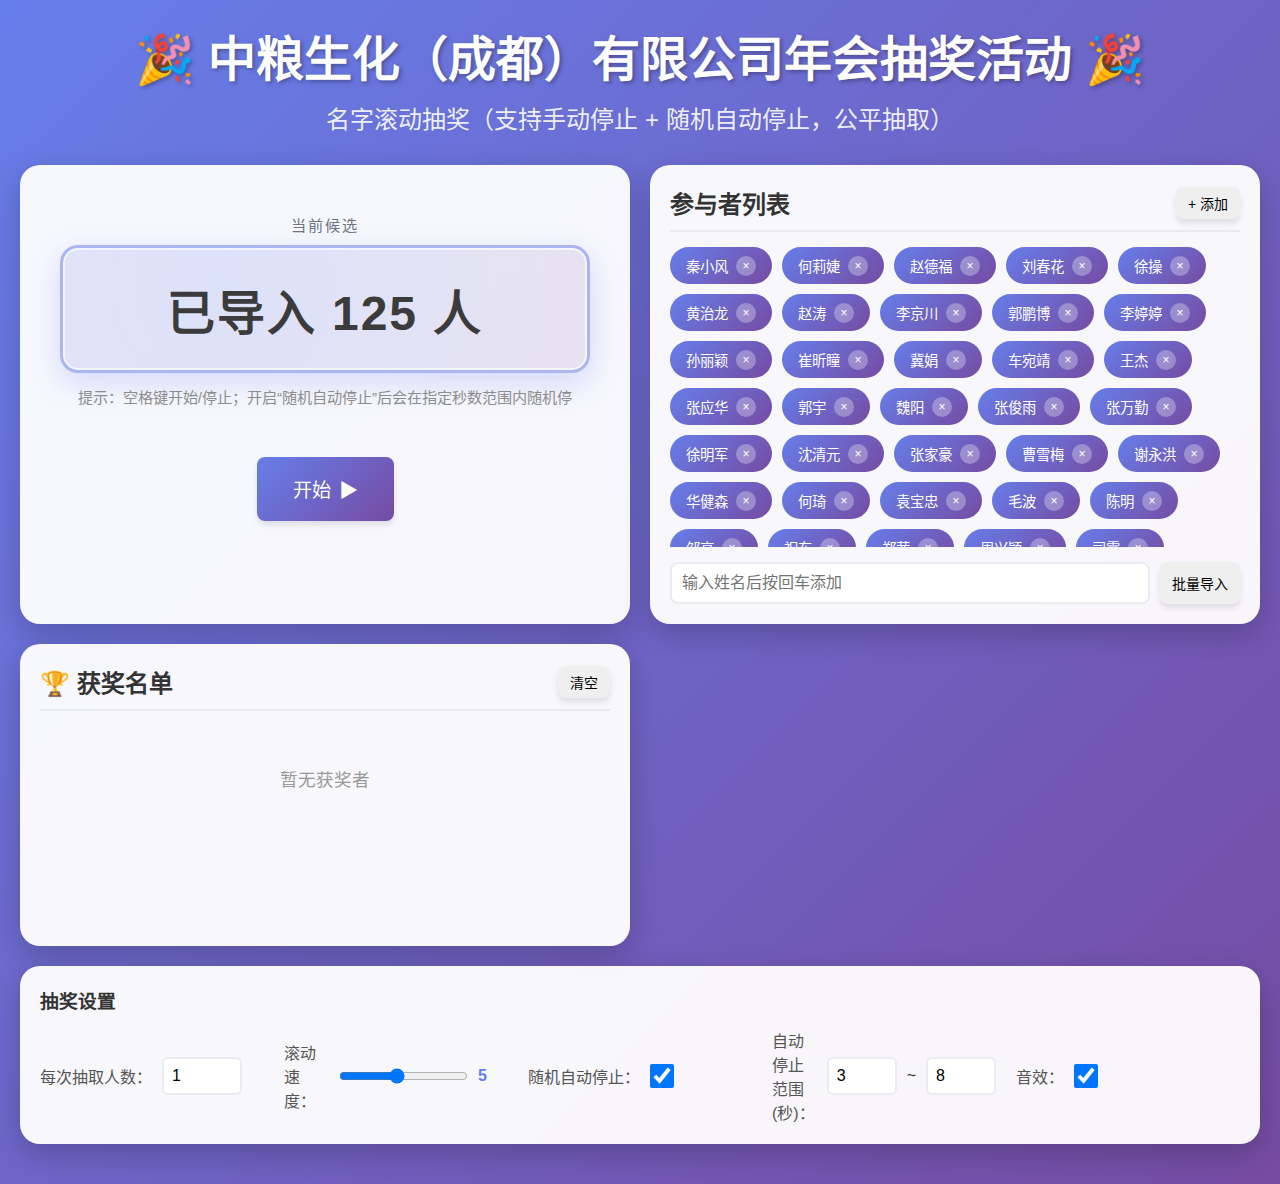
<file: index.html>
<!DOCTYPE html>
<html lang="zh-CN">
<head>
    <meta charset="UTF-8">
    <meta name="viewport" content="width=device-width, initial-scale=1.0">
    <title>中粮生化（成都）有限公司年会抽奖活动</title>
    <link rel="icon" href="data:,">
    <link rel="stylesheet" href="styles.css">
</head>
<body>
    <div class="container">
        <!-- 标题区域 -->
        <header class="header">
            <h1 class="title">🎉 中粮生化（成都）有限公司年会抽奖活动 🎉</h1>
            <div class="subtitle">名字滚动抽奖（支持手动停止 + 随机自动停止，公平抽取）</div>
        </header>

        <!-- 主抽奖区域 -->
        <main class="main-content">
            <!-- 抽奖区域：名字滚动 -->
            <div class="wheel-container">
                <div class="roller">
                    <div class="roller-label">当前候选</div>
                    <div id="rollingName" class="rolling-name">准备开始</div>
                    <div class="roller-hint">提示：空格键开始/停止；开启“随机自动停止”后会在指定秒数范围内随机停</div>
                </div>
                <div class="wheel-controls">
                    <button id="startBtn" class="btn btn-primary btn-large">
                        <span class="btn-text">开始</span>
                        <span class="btn-icon">▶</span>
                    </button>
                </div>
            </div>

            <!-- 参与者列表区域 -->
            <div class="participants-section">
                <div class="section-header">
                    <h2>参与者列表</h2>
                    <button id="addParticipantBtn" class="btn btn-small">+ 添加</button>
                </div>
                <div class="participants-list" id="participantsList">
                    <!-- 参与者将通过JS动态添加 -->
                </div>
                <div class="participants-input">
                    <input type="text" id="participantInput" placeholder="输入姓名后按回车添加">
                    <button id="importBtn" class="btn btn-small">批量导入</button>
                </div>
            </div>

            <!-- 获奖名单区域 -->
            <div class="winners-section">
                <div class="section-header">
                    <h2>🏆 获奖名单</h2>
                    <button id="clearWinnersBtn" class="btn btn-small">清空</button>
                </div>
                <div class="winners-list" id="winnersList">
                    <div class="empty-state">暂无获奖者</div>
                </div>
            </div>

            <!-- 抽奖设置区域 -->
            <div class="settings-section">
                <h3>抽奖设置</h3>
                <div class="settings-grid">
                    <div class="setting-item">
                        <label>每次抽取人数：</label>
                        <input type="number" id="drawCount" value="1" min="1" max="10">
                    </div>
                    <div class="setting-item">
                        <label>滚动速度：</label>
                        <input type="range" id="speedSlider" min="1" max="10" value="5">
                        <span id="speedValue">5</span>
                    </div>
                    <div class="setting-item">
                        <label>随机自动停止：</label>
                        <input type="checkbox" id="autoStopToggle" checked>
                    </div>
                    <div class="setting-item">
                        <label>自动停止范围(秒)：</label>
                        <input type="number" id="autoStopMinSec" value="3" min="1" max="60" style="width: 70px;">
                        <span>~</span>
                        <input type="number" id="autoStopMaxSec" value="8" min="1" max="60" style="width: 70px;">
                    </div>
                    <div class="setting-item">
                        <label>音效：</label>
                        <input type="checkbox" id="soundToggle" checked>
                    </div>
                </div>
            </div>
        </main>

        <!-- 获奖弹窗 -->
        <div id="winnerModal" class="modal">
            <div class="modal-content">
                <div class="modal-header">
                    <h2>🎊 恭喜获奖 🎊</h2>
                    <button class="modal-close" id="closeModal">&times;</button>
                </div>
                <div class="modal-body">
                    <div class="winner-display" id="winnerDisplay"></div>
                    <div class="confetti"></div>
                </div>
                <div class="modal-footer">
                    <button class="btn btn-primary" id="confirmBtn">确定</button>
                </div>
            </div>
        </div>

        <!-- 批量导入弹窗 -->
        <div id="importModal" class="modal">
            <div class="modal-content">
                <div class="modal-header">
                    <h2>批量导入参与者</h2>
                    <button class="modal-close" id="closeImportModal">&times;</button>
                </div>
                <div class="modal-body">
                    <textarea id="importTextarea" placeholder="每行输入一个姓名，例如：&#10;张三&#10;李四&#10;王五"></textarea>
                </div>
                <div class="modal-footer">
                    <button class="btn btn-primary" id="confirmImportBtn">确认导入</button>
                </div>
            </div>
        </div>
    </div>

    <script src="script.js"></script>
</body>
</html>
</file>
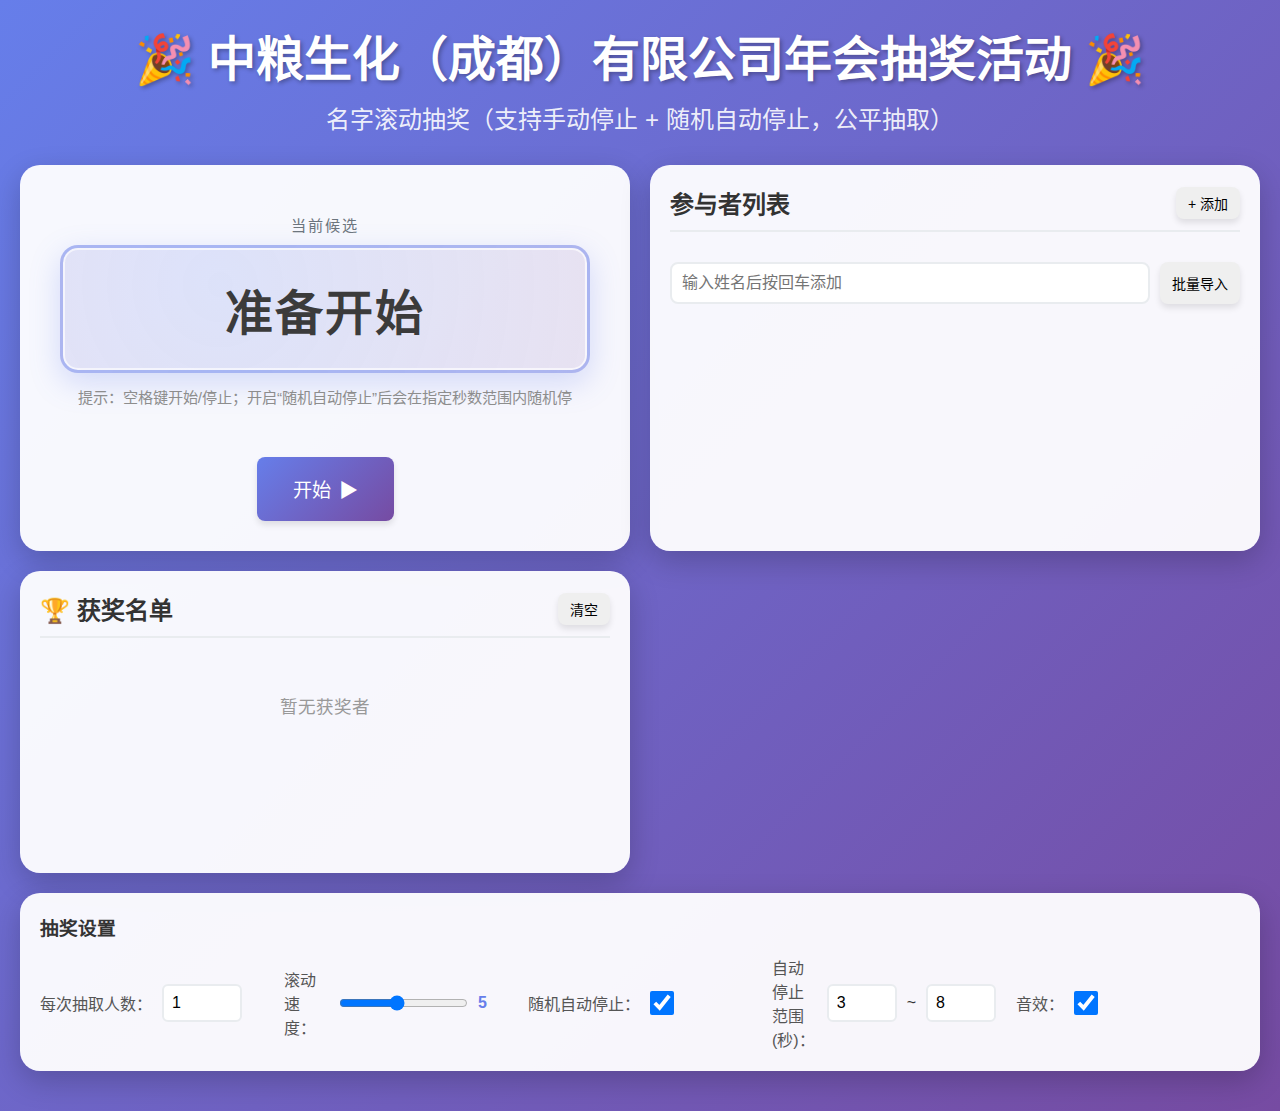
<file: standalone.html>
<!DOCTYPE html>
<html lang="zh-CN">
<head>
    <meta charset="UTF-8">
    <meta name="viewport" content="width=device-width, initial-scale=1.0">
    <title>中粮生化（成都）有限公司年会抽奖活动</title>
    <link rel="icon" href="data:,">
    <style>
* {
    margin: 0;
    padding: 0;
    box-sizing: border-box;
}

body {
    font-family: 'Microsoft YaHei', 'PingFang SC', 'Helvetica Neue', Arial, sans-serif;
    background: linear-gradient(135deg, #667eea 0%, #764ba2 100%);
    min-height: 100vh;
    padding: 20px;
    color: #333;
}

.container {
    max-width: 1400px;
    margin: 0 auto;
}

/* 标题区域 */
.header {
    text-align: center;
    margin-bottom: 30px;
    animation: fadeInDown 0.8s ease-out;
}

.title {
    font-size: 3rem;
    color: #fff;
    text-shadow: 2px 2px 4px rgba(0, 0, 0, 0.3);
    margin-bottom: 10px;
    animation: pulse 2s infinite;
}

.subtitle {
    font-size: 1.5rem;
    color: rgba(255, 255, 255, 0.9);
    font-weight: 300;
}

/* 主内容区域 */
.main-content {
    display: grid;
    grid-template-columns: 1fr 1fr;
    gap: 20px;
    margin-bottom: 20px;
}

@media (max-width: 1024px) {
    .main-content {
        grid-template-columns: 1fr;
    }
}

/* 抽奖区域 */
.wheel-container {
    background: rgba(255, 255, 255, 0.95);
    border-radius: 20px;
    padding: 30px;
    box-shadow: 0 10px 30px rgba(0, 0, 0, 0.2);
    text-align: center;
    animation: fadeInUp 0.8s ease-out;
}

/* 名字滚动器 */
.roller {
    padding: 18px 10px 26px;
    margin-bottom: 24px;
}

.roller-label {
    font-size: 0.95rem;
    color: #6c757d;
    margin-bottom: 10px;
    letter-spacing: 2px;
    text-transform: uppercase;
}

.rolling-name {
    user-select: none;
    background: radial-gradient(circle at 30% 30%, rgba(102, 126, 234, 0.18), rgba(118, 75, 162, 0.12));
    border: 3px solid rgba(102, 126, 234, 0.45);
    box-shadow: 0 10px 30px rgba(102, 126, 234, 0.25), inset 0 0 0 2px rgba(255, 255, 255, 0.65);
    border-radius: 18px;
    padding: 26px 18px;
    font-size: 3rem;
    font-weight: 800;
    color: #3b3b3b;
    text-align: center;
    min-height: 120px;
    display: flex;
    align-items: center;
    justify-content: center;
    letter-spacing: 2px;
}

.rolling-name.rolling {
    color: #667eea;
    text-shadow: 0 0 18px rgba(102, 126, 234, 0.35);
    animation: rollingGlow 0.18s linear infinite alternate;
}

.rolling-name.locked {
    background: radial-gradient(circle at 30% 30%, rgba(67, 233, 123, 0.18), rgba(56, 249, 215, 0.12));
    border-color: rgba(67, 233, 123, 0.55);
    box-shadow: 0 12px 36px rgba(67, 233, 123, 0.28), inset 0 0 0 2px rgba(255, 255, 255, 0.65);
    color: #2f8f57;
    animation: bounceIn 0.6s ease-out;
}

.roller-hint {
    margin-top: 12px;
    color: #8d8d8d;
    font-size: 0.95rem;
}

.wheel-controls {
    display: flex;
    gap: 15px;
    justify-content: center;
}

/* 按钮样式 */
.btn {
    padding: 12px 24px;
    border: none;
    border-radius: 8px;
    font-size: 1rem;
    cursor: pointer;
    transition: all 0.3s ease;
    font-weight: 500;
    display: inline-flex;
    align-items: center;
    gap: 8px;
    box-shadow: 0 4px 6px rgba(0, 0, 0, 0.1);
}

.btn:hover {
    transform: translateY(-2px);
    box-shadow: 0 6px 12px rgba(0, 0, 0, 0.15);
}

.btn:active {
    transform: translateY(0);
}

.btn-primary {
    background: linear-gradient(135deg, #667eea 0%, #764ba2 100%);
    color: white;
}

.btn-primary:hover {
    background: linear-gradient(135deg, #764ba2 0%, #667eea 100%);
}

.btn-secondary {
    background: #6c757d;
    color: white;
}

.btn-secondary:hover {
    background: #5a6268;
}

.btn-small {
    padding: 6px 12px;
    font-size: 0.875rem;
}

.btn-large {
    padding: 18px 36px;
    font-size: 1.2rem;
}

.btn:disabled {
    opacity: 0.6;
    cursor: not-allowed;
    transform: none;
}

/* 参与者列表区域 */
.participants-section,
.winners-section,
.settings-section {
    background: rgba(255, 255, 255, 0.95);
    border-radius: 20px;
    padding: 20px;
    box-shadow: 0 10px 30px rgba(0, 0, 0, 0.2);
    animation: fadeInUp 0.8s ease-out;
    animation-delay: 0.2s;
    animation-fill-mode: both;
}

.section-header {
    display: flex;
    justify-content: space-between;
    align-items: center;
    margin-bottom: 15px;
    padding-bottom: 10px;
    border-bottom: 2px solid #e9ecef;
}

.section-header h2 {
    font-size: 1.5rem;
    color: #333;
}

.participants-list {
    max-height: 300px;
    overflow-y: auto;
    margin-bottom: 15px;
    display: flex;
    flex-wrap: wrap;
    gap: 10px;
}

.participant-item {
    background: linear-gradient(135deg, #667eea 0%, #764ba2 100%);
    color: white;
    padding: 8px 16px;
    border-radius: 20px;
    font-size: 0.9rem;
    display: inline-flex;
    align-items: center;
    gap: 8px;
    animation: slideInRight 0.3s ease-out;
    transition: all 0.3s ease;
    cursor: pointer;
}

.participant-item:hover {
    transform: scale(1.05);
    box-shadow: 0 4px 8px rgba(0, 0, 0, 0.2);
}

.participant-item .remove-btn {
    background: rgba(255, 255, 255, 0.3);
    border: none;
    color: white;
    width: 20px;
    height: 20px;
    border-radius: 50%;
    cursor: pointer;
    display: flex;
    align-items: center;
    justify-content: center;
    font-size: 12px;
    transition: all 0.2s ease;
}

.participant-item .remove-btn:hover {
    background: rgba(255, 255, 255, 0.5);
    transform: rotate(90deg);
}

.participants-input {
    display: flex;
    gap: 10px;
}

.participants-input input {
    flex: 1;
    padding: 10px;
    border: 2px solid #e9ecef;
    border-radius: 8px;
    font-size: 1rem;
    transition: border-color 0.3s ease;
}

.participants-input input:focus {
    outline: none;
    border-color: #667eea;
}

/* 获奖名单区域 */
.winners-list {
    min-height: 200px;
    max-height: 400px;
    overflow-y: auto;
}

.winner-item {
    background: linear-gradient(135deg, #f093fb 0%, #f5576c 100%);
    color: white;
    padding: 15px 20px;
    border-radius: 12px;
    margin-bottom: 10px;
    display: flex;
    justify-content: space-between;
    align-items: center;
    animation: slideInLeft 0.5s ease-out;
    box-shadow: 0 4px 8px rgba(0, 0, 0, 0.1);
}

.winner-item:nth-child(even) {
    background: linear-gradient(135deg, #4facfe 0%, #00f2fe 100%);
}

.winner-rank {
    font-size: 1.5rem;
    font-weight: bold;
    margin-right: 15px;
}

.winner-name {
    flex: 1;
    font-size: 1.2rem;
    font-weight: 500;
}

.empty-state {
    text-align: center;
    color: #999;
    padding: 40px;
    font-size: 1.1rem;
}

/* 设置区域 */
.settings-section {
    grid-column: 1 / -1;
}

.settings-section h3 {
    margin-bottom: 15px;
    color: #333;
}

.settings-grid {
    display: grid;
    grid-template-columns: repeat(auto-fit, minmax(200px, 1fr));
    gap: 20px;
}

.setting-item {
    display: flex;
    align-items: center;
    gap: 10px;
}

.setting-item label {
    font-weight: 500;
    color: #555;
}

.setting-item input[type="number"] {
    width: 80px;
    padding: 8px;
    border: 2px solid #e9ecef;
    border-radius: 6px;
    font-size: 1rem;
}

.setting-item input[type="range"] {
    flex: 1;
}

.setting-item input[type="checkbox"] {
    width: 24px;
    height: 24px;
    cursor: pointer;
}

#speedValue {
    min-width: 30px;
    font-weight: bold;
    color: #667eea;
}

/* 弹窗样式 */
.modal {
    display: none;
    position: fixed;
    top: 0;
    left: 0;
    width: 100%;
    height: 100%;
    background: rgba(0, 0, 0, 0.7);
    z-index: 1000;
    animation: fadeIn 0.3s ease-out;
    align-items: center;
    justify-content: center;
}

.modal.show {
    display: flex;
}

.modal-content {
    background: white;
    border-radius: 20px;
    max-width: 600px;
    width: 90%;
    max-height: 90vh;
    overflow-y: auto;
    box-shadow: 0 20px 60px rgba(0, 0, 0, 0.3);
    animation: scaleIn 0.3s ease-out;
}

.modal-header {
    padding: 25px;
    border-bottom: 2px solid #e9ecef;
    display: flex;
    justify-content: space-between;
    align-items: center;
}

.modal-header h2 {
    color: #333;
    font-size: 1.8rem;
}

.modal-close {
    background: none;
    border: none;
    font-size: 2rem;
    color: #999;
    cursor: pointer;
    width: 40px;
    height: 40px;
    display: flex;
    align-items: center;
    justify-content: center;
    border-radius: 50%;
    transition: all 0.3s ease;
}

.modal-close:hover {
    background: #f0f0f0;
    color: #333;
}

.modal-body {
    padding: 30px;
    text-align: center;
    position: relative;
}

.winner-display {
    font-size: 2.5rem;
    font-weight: bold;
    color: #667eea;
    margin-bottom: 20px;
    animation: bounceIn 0.6s ease-out;
}

.confetti {
    position: absolute;
    width: 100%;
    height: 100%;
    top: 0;
    left: 0;
    pointer-events: none;
    overflow: hidden;
}

.confetti-piece {
    position: absolute;
    width: 10px;
    height: 10px;
    background: #f093fb;
    animation: confettiFall 3s linear infinite;
}

.modal-footer {
    padding: 20px 25px;
    border-top: 2px solid #e9ecef;
    text-align: right;
}

#importTextarea {
    width: 100%;
    min-height: 200px;
    padding: 15px;
    border: 2px solid #e9ecef;
    border-radius: 8px;
    font-size: 1rem;
    font-family: inherit;
    resize: vertical;
}

#importTextarea:focus {
    outline: none;
    border-color: #667eea;
}

/* 动画效果 */
@keyframes fadeIn {
    from {
        opacity: 0;
    }
    to {
        opacity: 1;
    }
}

@keyframes fadeInDown {
    from {
        opacity: 0;
        transform: translateY(-30px);
    }
    to {
        opacity: 1;
        transform: translateY(0);
    }
}

@keyframes fadeInUp {
    from {
        opacity: 0;
        transform: translateY(30px);
    }
    to {
        opacity: 1;
        transform: translateY(0);
    }
}

@keyframes pulse {
    0%, 100% {
        transform: scale(1);
    }
    50% {
        transform: scale(1.05);
    }
}

@keyframes slideInRight {
    from {
        opacity: 0;
        transform: translateX(-20px);
    }
    to {
        opacity: 1;
        transform: translateX(0);
    }
}

@keyframes slideInLeft {
    from {
        opacity: 0;
        transform: translateX(-30px);
    }
    to {
        opacity: 1;
        transform: translateX(0);
    }
}

@keyframes scaleIn {
    from {
        transform: scale(0.8);
        opacity: 0;
    }
    to {
        transform: scale(1);
        opacity: 1;
    }
}

@keyframes bounceIn {
    0% {
        transform: scale(0.3);
        opacity: 0;
    }
    50% {
        transform: scale(1.05);
    }
    70% {
        transform: scale(0.9);
    }
    100% {
        transform: scale(1);
        opacity: 1;
    }
}

@keyframes confettiFall {
    0% {
        transform: translateY(-100vh) rotate(0deg);
        opacity: 1;
    }
    100% {
        transform: translateY(100vh) rotate(720deg);
        opacity: 0;
    }
}

@keyframes rollingGlow {
    from {
        transform: translateY(0);
        filter: brightness(1);
    }
    to {
        transform: translateY(-1px);
        filter: brightness(1.05);
    }
}

/* 滚动条样式 */
::-webkit-scrollbar {
    width: 8px;
    height: 8px;
}

::-webkit-scrollbar-track {
    background: #f1f1f1;
    border-radius: 10px;
}

::-webkit-scrollbar-thumb {
    background: #667eea;
    border-radius: 10px;
}

::-webkit-scrollbar-thumb:hover {
    background: #764ba2;
}

/* 响应式设计 */
@media (max-width: 768px) {
    .title {
        font-size: 2rem;
    }
    
    .subtitle {
        font-size: 1.2rem;
    }
    
    .rolling-name {
        font-size: 2.2rem;
        min-height: 100px;
    }
    
    .btn-large {
        padding: 14px 28px;
        font-size: 1rem;
    }
    
    .settings-grid {
        grid-template-columns: 1fr;
    }
}
    </style>
</head>
<body>
    <div class="container">
        <!-- 标题区域 -->
        <header class="header">
            <h1 class="title">🎉 中粮生化（成都）有限公司年会抽奖活动 🎉</h1>
            <div class="subtitle">名字滚动抽奖（支持手动停止 + 随机自动停止，公平抽取）</div>
        </header>

        <!-- 主抽奖区域 -->
        <main class="main-content">
            <!-- 抽奖区域：名字滚动 -->
            <div class="wheel-container">
                <div class="roller">
                    <div class="roller-label">当前候选</div>
                    <div id="rollingName" class="rolling-name">准备开始</div>
                    <div class="roller-hint">提示：空格键开始/停止；开启“随机自动停止”后会在指定秒数范围内随机停</div>
                </div>
                <div class="wheel-controls">
                    <button id="startBtn" class="btn btn-primary btn-large">
                        <span class="btn-text">开始</span>
                        <span class="btn-icon">▶</span>
                    </button>
                </div>
            </div>

            <!-- 参与者列表区域 -->
            <div class="participants-section">
                <div class="section-header">
                    <h2>参与者列表</h2>
                    <button id="addParticipantBtn" class="btn btn-small">+ 添加</button>
                </div>
                <div class="participants-list" id="participantsList">
                    <!-- 参与者将通过JS动态添加 -->
                </div>
                <div class="participants-input">
                    <input type="text" id="participantInput" placeholder="输入姓名后按回车添加">
                    <button id="importBtn" class="btn btn-small">批量导入</button>
                </div>
            </div>

            <!-- 获奖名单区域 -->
            <div class="winners-section">
                <div class="section-header">
                    <h2>🏆 获奖名单</h2>
                    <button id="clearWinnersBtn" class="btn btn-small">清空</button>
                </div>
                <div class="winners-list" id="winnersList">
                    <div class="empty-state">暂无获奖者</div>
                </div>
            </div>

            <!-- 抽奖设置区域 -->
            <div class="settings-section">
                <h3>抽奖设置</h3>
                <div class="settings-grid">
                    <div class="setting-item">
                        <label>每次抽取人数：</label>
                        <input type="number" id="drawCount" value="1" min="1" max="10">
                    </div>
                    <div class="setting-item">
                        <label>滚动速度：</label>
                        <input type="range" id="speedSlider" min="1" max="10" value="5">
                        <span id="speedValue">5</span>
                    </div>
                    <div class="setting-item">
                        <label>随机自动停止：</label>
                        <input type="checkbox" id="autoStopToggle" checked>
                    </div>
                    <div class="setting-item">
                        <label>自动停止范围(秒)：</label>
                        <input type="number" id="autoStopMinSec" value="3" min="1" max="60" style="width: 70px;">
                        <span>~</span>
                        <input type="number" id="autoStopMaxSec" value="8" min="1" max="60" style="width: 70px;">
                    </div>
                    <div class="setting-item">
                        <label>音效：</label>
                        <input type="checkbox" id="soundToggle" checked>
                    </div>
                </div>
            </div>
        </main>

        <!-- 获奖弹窗 -->
        <div id="winnerModal" class="modal">
            <div class="modal-content">
                <div class="modal-header">
                    <h2>🎊 恭喜获奖 🎊</h2>
                    <button class="modal-close" id="closeModal">&times;</button>
                </div>
                <div class="modal-body">
                    <div class="winner-display" id="winnerDisplay"></div>
                    <div class="confetti"></div>
                </div>
                <div class="modal-footer">
                    <button class="btn btn-primary" id="confirmBtn">确定</button>
                </div>
            </div>
        </div>

        <!-- 批量导入弹窗 -->
        <div id="importModal" class="modal">
            <div class="modal-content">
                <div class="modal-header">
                    <h2>批量导入参与者</h2>
                    <button class="modal-close" id="closeImportModal">&times;</button>
                </div>
                <div class="modal-body">
                    <textarea id="importTextarea" placeholder="每行输入一个姓名，例如：&#10;张三&#10;李四&#10;王五"></textarea>
                </div>
                <div class="modal-footer">
                    <button class="btn btn-primary" id="confirmImportBtn">确认导入</button>
                </div>
            </div>
        </div>
    </div>

    <script>
// 参与者列表
let participants = [];
// 获奖者列表
let winners = [];
// 是否正在滚动
let isRolling = false;
// 当前滚动定时器
let rollingTimerId = null;
// 随机自动停止定时器
let autoStopTimeoutId = null;
// 当前屏幕显示的名字
let currentShownName = '';
// “速度”滑块值（1-10）
let speedLevel = 5;
// 本轮已预抽的获奖者（保证公平：开始滚动时就确定结果）
let pendingWinners = [];

const DEFAULT_PARTICIPANTS_TEXT = `
梁永红
于含
邹德君
廖晓涛
宋立新
路亮
于孝民
赵红云
郑瑶
李欣然
李洪栋
郑茜
张靖
李婷婷
周静
赵洋
魏阔
赵晨
冀娟
魏庆飞
赵静
魏丽红
左丽萍
刘津酉
颜颜
张方
王雷
孙丽颖
白红英
贾燕
姜立娜
吴萍
司霞
刘春花
张雪
赵涛
王琼
杨星雨
唐丽萍
曹雪梅
李敏
黄玲
王杰
李京川
刘伟
陈明
王毅
何莉婕
莫小枫
银焕邦
黄丽娟
王杰
周兴颖
姜鹏
肖旺
陈皓
郑航
崔昕瞳
乔国桂
袁伦鹏
周自棋
于光华
李魏
董德旭
李洋
袁学
吴彬
杨永志
干川川
张应华
张代根
吕静
徐明军
左明伟
胡先豪
沈清元
华健森
赵玉林
魏阳
白成渝
龙洪彬
徐操
祝东
陶中富
张万勤
宋先福
唐发祥
赵德福
谢永洪
郭鹏博
石玉刚
郭鹏飞
秦晓东
梁伟
袁宝忠
吕相超
胡云奎
毛波
邹亮
石强
张家豪
刘良明
何琦
李洪兆
张文宇
唐洪全
张利红
付明兴
施祖成
秦小风
袁文月
吴富发
张静
胡洪
张作昌
周贵权
王代强
张俊雨
张立丰
向申磊
车宛靖
郭宇
黄治龙
白志敏
廖义根
于文达
`.trim();

// DOM元素
const rollingNameEl = document.getElementById('rollingName');
const startBtn = document.getElementById('startBtn');
const addParticipantBtn = document.getElementById('addParticipantBtn');
const participantInput = document.getElementById('participantInput');
const participantsList = document.getElementById('participantsList');
const winnersList = document.getElementById('winnersList');
const drawCountInput = document.getElementById('drawCount');
const speedSlider = document.getElementById('speedSlider');
const speedValue = document.getElementById('speedValue');
const autoStopToggle = document.getElementById('autoStopToggle');
const autoStopMinSecInput = document.getElementById('autoStopMinSec');
const autoStopMaxSecInput = document.getElementById('autoStopMaxSec');
const soundToggle = document.getElementById('soundToggle');
const winnerModal = document.getElementById('winnerModal');
const closeModal = document.getElementById('closeModal');
const confirmBtn = document.getElementById('confirmBtn');
const importModal = document.getElementById('importModal');
const importBtn = document.getElementById('importBtn');
const closeImportModal = document.getElementById('closeImportModal');
const confirmImportBtn = document.getElementById('confirmImportBtn');
const importTextarea = document.getElementById('importTextarea');
const clearWinnersBtn = document.getElementById('clearWinnersBtn');

function parseNamesFromText(text) {
    return text
        .split(/\r?\n/)
        .map((s) => s.trim())
        .filter(Boolean);
}

function uniqueNames(names) {
    const seen = new Set();
    const result = [];
    for (const n of names) {
        if (!seen.has(n)) {
            seen.add(n);
            result.push(n);
        }
    }
    return result;
}

function shuffleInPlace(arr) {
    for (let i = arr.length - 1; i > 0; i--) {
        const j = Math.floor(Math.random() * (i + 1));
        [arr[i], arr[j]] = [arr[j], arr[i]];
    }
    return arr;
}

function init() {
    // 事件：开始/停止
    startBtn.addEventListener('click', toggleRolling);
    document.addEventListener('keydown', (e) => {
        if (e.code === 'Space') {
            e.preventDefault();
            toggleRolling();
        }
    });

    addParticipantBtn.addEventListener('click', addParticipant);
    participantInput.addEventListener('keypress', (e) => {
        if (e.key === 'Enter') addParticipant();
    });

    speedSlider.addEventListener('input', (e) => {
        speedLevel = parseInt(e.target.value, 10);
        speedValue.textContent = String(speedLevel);
        if (isRolling) restartRollingTimer();
    });

    // 自动停止参数变化时，如果在滚动则重设自动停止
    [autoStopToggle, autoStopMinSecInput, autoStopMaxSecInput].forEach((el) => {
        el.addEventListener('change', () => {
            if (isRolling) scheduleAutoStop();
        });
    });

    closeModal.addEventListener('click', closeWinnerModal);
    confirmBtn.addEventListener('click', closeWinnerModal);

    importBtn.addEventListener('click', () => {
        importModal.classList.add('show');
        importTextarea.value = '';
    });
    closeImportModal.addEventListener('click', () => {
        importModal.classList.remove('show');
    });
    confirmImportBtn.addEventListener('click', importParticipants);
    clearWinnersBtn.addEventListener('click', clearWinners);

    // 点击模态框外部关闭
    winnerModal.addEventListener('click', (e) => {
        if (e.target === winnerModal) closeWinnerModal();
    });
    importModal.addEventListener('click', (e) => {
        if (e.target === importModal) importModal.classList.remove('show');
    });

    // 默认导入你提供的名单（自动去重 + 打乱顺序）
    participants = uniqueNames(parseNamesFromText(DEFAULT_PARTICIPANTS_TEXT));
    shuffleInPlace(participants);
    updateParticipantsList();
    setRollingDisplayText(`已导入 ${participants.length} 人`);
}

function toggleRolling() {
    if (!isRolling) {
        startRolling();
    } else {
        stopRollingAndPickWinners();
    }
}

function getRollingIntervalMs() {
    // speedLevel: 1(快) -> 40ms, 10(慢) -> 160ms
    const min = 40;
    const max = 160;
    const t = (speedLevel - 1) / 9;
    return Math.round(min + (max - min) * t);
}

function setRollingDisplayText(text) {
    rollingNameEl.textContent = text;
}

function setRollingStateUI(rolling) {
    const textEl = startBtn.querySelector('.btn-text');
    const iconEl = startBtn.querySelector('.btn-icon');

    if (rolling) {
        textEl.textContent = '停止';
        iconEl.textContent = '■';
        rollingNameEl.classList.add('rolling');
        rollingNameEl.classList.remove('locked');
    } else {
        textEl.textContent = '开始';
        iconEl.textContent = '▶';
        rollingNameEl.classList.remove('rolling');
    }
}

function restartRollingTimer() {
    if (!isRolling) return;
    if (rollingTimerId) window.clearInterval(rollingTimerId);
    rollingTimerId = window.setInterval(() => {
        if (participants.length === 0) {
            setRollingDisplayText('暂无参与者');
            return;
        }
        const idx = Math.floor(Math.random() * participants.length);
        currentShownName = participants[idx];
        setRollingDisplayText(currentShownName);
        if (soundToggle.checked) playTickSound();
    }, getRollingIntervalMs());
}

function startRolling() {
    if (participants.length === 0) {
        alert('请先添加参与者！');
        return;
    }

    const drawCount = parseInt(drawCountInput.value, 10) || 1;
    if (drawCount > participants.length) {
        alert(\`参与者数量不足！当前只有 \${participants.length} 人。\`);
        return;
    }

    // 公平性：开始滚动时就从参与者池中等概率抽出本轮最终获奖者（不受停止时机影响）
    pendingWinners = sampleWithoutReplacement(participants, drawCount);

    isRolling = true;
    setRollingStateUI(true);
    restartRollingTimer();
    scheduleAutoStop();
}

function sampleWithoutReplacement(list, k) {
    // Fisher–Yates shuffle 的前 k 个（均匀无放回抽样）
    const arr = [...list];
    const n = arr.length;
    const m = Math.min(k, n);
    for (let i = 0; i < m; i++) {
        const j = i + Math.floor(Math.random() * (n - i));
        [arr[i], arr[j]] = [arr[j], arr[i]];
    }
    return arr.slice(0, m);
}

function getAutoStopRangeMs() {
    const minSec = Math.max(1, parseInt(autoStopMinSecInput.value, 10) || 3);
    const maxSec = Math.max(1, parseInt(autoStopMaxSecInput.value, 10) || 8);
    const lo = Math.min(minSec, maxSec);
    const hi = Math.max(minSec, maxSec);
    return { minMs: lo * 1000, maxMs: hi * 1000 };
}

function clearAutoStop() {
    if (autoStopTimeoutId) {
        window.clearTimeout(autoStopTimeoutId);
        autoStopTimeoutId = null;
    }
}

function scheduleAutoStop() {
    clearAutoStop();
    if (!isRolling) return;
    if (!autoStopToggle.checked) return;

    const { minMs, maxMs } = getAutoStopRangeMs();
    const duration = minMs + Math.floor(Math.random() * (maxMs - minMs + 1));
    autoStopTimeoutId = window.setTimeout(() => {
        // 自动停止也走同一套逻辑（允许用户提前手动停止）
        if (isRolling) stopRollingAndPickWinners();
    }, duration);
}

function stopRollingAndPickWinners() {
    if (!isRolling) return;

    isRolling = false;
    if (rollingTimerId) {
        window.clearInterval(rollingTimerId);
        rollingTimerId = null;
    }
    clearAutoStop();

    setRollingStateUI(false);

    // 本轮结果使用 pendingWinners，保证公平
    const selectedWinners = [...pendingWinners];
    pendingWinners = [];

    if (selectedWinners.length === 0) {
        setRollingDisplayText('暂无获奖者');
        return;
    }

    // 锁定显示（显示第一个）
    currentShownName = selectedWinners[0];
    setRollingDisplayText(currentShownName);
    rollingNameEl.classList.add('locked');

    // 记录获奖并从参与者池移除（避免重复中奖）
    for (const w of selectedWinners) {
        if (!winners.includes(w)) winners.push(w);
    }
    participants = participants.filter((p) => !selectedWinners.includes(p));

    updateParticipantsList();
    updateWinnersList();
    showWinnerModal(selectedWinners);

    if (soundToggle.checked) playWinSound();
}

// 显示获奖弹窗
function showWinnerModal(winners) {
    const winnerDisplay = document.getElementById('winnerDisplay');
    if (winners.length === 1) {
        winnerDisplay.innerHTML = \`<div style="font-size: 3rem; margin-bottom: 20px;">\${winners[0]}</div>\`;
    } else {
        winnerDisplay.innerHTML = winners.map((winner, index) => 
            \`<div style="font-size: 2rem; margin: 10px 0;">\${index + 1}. \${winner}</div>\`
        ).join('');
    }
    
    // 创建彩纸效果
    createConfetti();
    
    winnerModal.classList.add('show');
}

// 创建彩纸效果
function createConfetti() {
    const confettiContainer = document.querySelector('.confetti');
    confettiContainer.innerHTML = '';
    
    const colors = ['#f093fb', '#f5576c', '#4facfe', '#00f2fe', '#43e97b', '#fee140'];
    const count = 50;
    
    for (let i = 0; i < count; i++) {
        const piece = document.createElement('div');
        piece.className = 'confetti-piece';
        piece.style.left = Math.random() * 100 + '%';
        piece.style.background = colors[Math.floor(Math.random() * colors.length)];
        piece.style.animationDelay = Math.random() * 3 + 's';
        piece.style.width = (Math.random() * 10 + 5) + 'px';
        piece.style.height = piece.style.width;
        confettiContainer.appendChild(piece);
    }
}

// 关闭获奖弹窗
function closeWinnerModal() {
    winnerModal.classList.remove('show');
}

// 添加参与者
function addParticipant() {
    const name = participantInput.value.trim();
    if (name === '') {
        alert('请输入参与者姓名！');
        return;
    }
    if (participants.includes(name)) {
        alert('该参与者已存在！');
        return;
    }
    
    participants.push(name);
    participantInput.value = '';
    updateParticipantsList();
}

// 更新参与者列表
function updateParticipantsList() {
    participantsList.innerHTML = '';
    
    if (participants.length === 0) {
        participantsList.innerHTML = '<div class="empty-state">暂无参与者</div>';
        return;
    }
    
    participants.forEach((participant, index) => {
        const item = document.createElement('div');
        item.className = 'participant-item';
        item.innerHTML = `
            <span>${participant}</span>
            <button class="remove-btn" data-index="${index}" title="移除">×</button>
        `;
        item.querySelector('.remove-btn').addEventListener('click', (e) => {
            e.stopPropagation();
            const idx = parseInt(e.currentTarget.getAttribute('data-index'), 10);
            removeParticipant(idx);
        });
        participantsList.appendChild(item);
    });
}

// 移除参与者
function removeParticipant(index) {
    if (isRolling) return;
    participants.splice(index, 1);
    updateParticipantsList();
}

// 批量导入参与者
function importParticipants() {
    const text = importTextarea.value.trim();
    if (text === '') {
        alert('请输入参与者名单！');
        return;
    }
    
    const names = parseNamesFromText(text);
    
    if (names.length === 0) {
        alert('未找到有效的参与者姓名！');
        return;
    }
    
    let added = 0;
    let skipped = 0;
    
    const beforeSet = new Set(participants);
    for (const name of names) {
        if (!beforeSet.has(name)) {
            participants.push(name);
            beforeSet.add(name);
            added++;
        } else {
            skipped++;
        }
    }
    
    importModal.classList.remove('show');
    updateParticipantsList();
    
    alert(`成功添加 ${added} 位参与者${skipped > 0 ? `，跳过 ${skipped} 位重复参与者` : ''}！`);
}

// 更新获奖名单
function updateWinnersList() {
    winnersList.innerHTML = '';
    
    if (winners.length === 0) {
        winnersList.innerHTML = '<div class="empty-state">暂无获奖者</div>';
        return;
    }
    
    winners.forEach((winner, index) => {
        const item = document.createElement('div');
        item.className = 'winner-item';
        item.innerHTML = `
            <div class="winner-rank">${index + 1}</div>
            <div class="winner-name">${winner}</div>
        `;
        winnersList.appendChild(item);
    });
}

// 清空获奖名单
function clearWinners() {
    if (confirm('确定要清空所有获奖记录吗？')) {
        winners = [];
        updateWinnersList();
    }
}

function safeGetAudioContext() {
    try {
        return new (window.AudioContext || window.webkitAudioContext)();
    } catch (e) {
        return null;
    }
}

function playTone({ frequency, durationMs, type = 'sine', gain = 0.15 }) {
    const audioContext = safeGetAudioContext();
    if (!audioContext) return;

    const oscillator = audioContext.createOscillator();
    const gainNode = audioContext.createGain();

    oscillator.type = type;
    oscillator.frequency.value = frequency;

    gainNode.gain.setValueAtTime(gain, audioContext.currentTime);
    gainNode.gain.exponentialRampToValueAtTime(0.01, audioContext.currentTime + durationMs / 1000);

    oscillator.connect(gainNode);
    gainNode.connect(audioContext.destination);

    oscillator.start();
    oscillator.stop(audioContext.currentTime + durationMs / 1000);
}

function playTickSound() {
    playTone({ frequency: 660, durationMs: 35, type: 'square', gain: 0.06 });
}

function playWinSound() {
    playTone({ frequency: 523.25, durationMs: 120, type: 'sine', gain: 0.18 });
    window.setTimeout(() => playTone({ frequency: 659.25, durationMs: 120, type: 'sine', gain: 0.18 }), 140);
    window.setTimeout(() => playTone({ frequency: 783.99, durationMs: 160, type: 'sine', gain: 0.18 }), 280);
}

// 页面加载完成后初始化
document.addEventListener('DOMContentLoaded', init);
    </script>
</body>
</html>
</file>
<file: styles.css>
* {
    margin: 0;
    padding: 0;
    box-sizing: border-box;
}

body {
    font-family: 'Microsoft YaHei', 'PingFang SC', 'Helvetica Neue', Arial, sans-serif;
    background: linear-gradient(135deg, #667eea 0%, #764ba2 100%);
    min-height: 100vh;
    padding: 20px;
    color: #333;
}

.container {
    max-width: 1400px;
    margin: 0 auto;
}

/* 标题区域 */
.header {
    text-align: center;
    margin-bottom: 30px;
    animation: fadeInDown 0.8s ease-out;
}

.title {
    font-size: 3rem;
    color: #fff;
    text-shadow: 2px 2px 4px rgba(0, 0, 0, 0.3);
    margin-bottom: 10px;
    animation: pulse 2s infinite;
}

.subtitle {
    font-size: 1.5rem;
    color: rgba(255, 255, 255, 0.9);
    font-weight: 300;
}

/* 主内容区域 */
.main-content {
    display: grid;
    grid-template-columns: 1fr 1fr;
    gap: 20px;
    margin-bottom: 20px;
}

@media (max-width: 1024px) {
    .main-content {
        grid-template-columns: 1fr;
    }
}

/* 转盘区域 */
.wheel-container {
    background: rgba(255, 255, 255, 0.95);
    border-radius: 20px;
    padding: 30px;
    box-shadow: 0 10px 30px rgba(0, 0, 0, 0.2);
    text-align: center;
    animation: fadeInUp 0.8s ease-out;
}

/* 名字滚动器 */
.roller {
    padding: 18px 10px 26px;
    margin-bottom: 24px;
}

.roller-label {
    font-size: 0.95rem;
    color: #6c757d;
    margin-bottom: 10px;
    letter-spacing: 2px;
    text-transform: uppercase;
}

.rolling-name {
    user-select: none;
    background: radial-gradient(circle at 30% 30%, rgba(102, 126, 234, 0.18), rgba(118, 75, 162, 0.12));
    border: 3px solid rgba(102, 126, 234, 0.45);
    box-shadow: 0 10px 30px rgba(102, 126, 234, 0.25), inset 0 0 0 2px rgba(255, 255, 255, 0.65);
    border-radius: 18px;
    padding: 26px 18px;
    font-size: 3rem;
    font-weight: 800;
    color: #3b3b3b;
    text-align: center;
    min-height: 120px;
    display: flex;
    align-items: center;
    justify-content: center;
    letter-spacing: 2px;
}

.rolling-name.rolling {
    color: #667eea;
    text-shadow: 0 0 18px rgba(102, 126, 234, 0.35);
    animation: rollingGlow 0.18s linear infinite alternate;
}

.rolling-name.locked {
    background: radial-gradient(circle at 30% 30%, rgba(67, 233, 123, 0.18), rgba(56, 249, 215, 0.12));
    border-color: rgba(67, 233, 123, 0.55);
    box-shadow: 0 12px 36px rgba(67, 233, 123, 0.28), inset 0 0 0 2px rgba(255, 255, 255, 0.65);
    color: #2f8f57;
    animation: bounceIn 0.6s ease-out;
}

.roller-hint {
    margin-top: 12px;
    color: #8d8d8d;
    font-size: 0.95rem;
}

.wheel-controls {
    display: flex;
    gap: 15px;
    justify-content: center;
}

/* 按钮样式 */
.btn {
    padding: 12px 24px;
    border: none;
    border-radius: 8px;
    font-size: 1rem;
    cursor: pointer;
    transition: all 0.3s ease;
    font-weight: 500;
    display: inline-flex;
    align-items: center;
    gap: 8px;
    box-shadow: 0 4px 6px rgba(0, 0, 0, 0.1);
}

.btn:hover {
    transform: translateY(-2px);
    box-shadow: 0 6px 12px rgba(0, 0, 0, 0.15);
}

.btn:active {
    transform: translateY(0);
}

.btn-primary {
    background: linear-gradient(135deg, #667eea 0%, #764ba2 100%);
    color: white;
}

.btn-primary:hover {
    background: linear-gradient(135deg, #764ba2 0%, #667eea 100%);
}

.btn-secondary {
    background: #6c757d;
    color: white;
}

.btn-secondary:hover {
    background: #5a6268;
}

.btn-small {
    padding: 6px 12px;
    font-size: 0.875rem;
}

.btn-large {
    padding: 18px 36px;
    font-size: 1.2rem;
}

.btn:disabled {
    opacity: 0.6;
    cursor: not-allowed;
    transform: none;
}

/* 参与者列表区域 */
.participants-section,
.winners-section,
.settings-section {
    background: rgba(255, 255, 255, 0.95);
    border-radius: 20px;
    padding: 20px;
    box-shadow: 0 10px 30px rgba(0, 0, 0, 0.2);
    animation: fadeInUp 0.8s ease-out;
    animation-delay: 0.2s;
    animation-fill-mode: both;
}

.section-header {
    display: flex;
    justify-content: space-between;
    align-items: center;
    margin-bottom: 15px;
    padding-bottom: 10px;
    border-bottom: 2px solid #e9ecef;
}

.section-header h2 {
    font-size: 1.5rem;
    color: #333;
}

.participants-list {
    max-height: 300px;
    overflow-y: auto;
    margin-bottom: 15px;
    display: flex;
    flex-wrap: wrap;
    gap: 10px;
}

.participant-item {
    background: linear-gradient(135deg, #667eea 0%, #764ba2 100%);
    color: white;
    padding: 8px 16px;
    border-radius: 20px;
    font-size: 0.9rem;
    display: inline-flex;
    align-items: center;
    gap: 8px;
    animation: slideInRight 0.3s ease-out;
    transition: all 0.3s ease;
    cursor: pointer;
}

.participant-item:hover {
    transform: scale(1.05);
    box-shadow: 0 4px 8px rgba(0, 0, 0, 0.2);
}

.participant-item.removed {
    animation: slideOutRight 0.3s ease-out;
    opacity: 0;
}

.participant-item .remove-btn {
    background: rgba(255, 255, 255, 0.3);
    border: none;
    color: white;
    width: 20px;
    height: 20px;
    border-radius: 50%;
    cursor: pointer;
    display: flex;
    align-items: center;
    justify-content: center;
    font-size: 12px;
    transition: all 0.2s ease;
}

.participant-item .remove-btn:hover {
    background: rgba(255, 255, 255, 0.5);
    transform: rotate(90deg);
}

.participants-input {
    display: flex;
    gap: 10px;
}

.participants-input input {
    flex: 1;
    padding: 10px;
    border: 2px solid #e9ecef;
    border-radius: 8px;
    font-size: 1rem;
    transition: border-color 0.3s ease;
}

.participants-input input:focus {
    outline: none;
    border-color: #667eea;
}

/* 获奖名单区域 */
.winners-list {
    min-height: 200px;
    max-height: 400px;
    overflow-y: auto;
}

.winner-item {
    background: linear-gradient(135deg, #f093fb 0%, #f5576c 100%);
    color: white;
    padding: 15px 20px;
    border-radius: 12px;
    margin-bottom: 10px;
    display: flex;
    justify-content: space-between;
    align-items: center;
    animation: slideInLeft 0.5s ease-out;
    box-shadow: 0 4px 8px rgba(0, 0, 0, 0.1);
}

.winner-item:nth-child(even) {
    background: linear-gradient(135deg, #4facfe 0%, #00f2fe 100%);
}

.winner-rank {
    font-size: 1.5rem;
    font-weight: bold;
    margin-right: 15px;
}

.winner-name {
    flex: 1;
    font-size: 1.2rem;
    font-weight: 500;
}

.empty-state {
    text-align: center;
    color: #999;
    padding: 40px;
    font-size: 1.1rem;
}

/* 设置区域 */
.settings-section {
    grid-column: 1 / -1;
}

.settings-section h3 {
    margin-bottom: 15px;
    color: #333;
}

.settings-grid {
    display: grid;
    grid-template-columns: repeat(auto-fit, minmax(200px, 1fr));
    gap: 20px;
}

.setting-item {
    display: flex;
    align-items: center;
    gap: 10px;
}

.setting-item label {
    font-weight: 500;
    color: #555;
}

.setting-item input[type="number"] {
    width: 80px;
    padding: 8px;
    border: 2px solid #e9ecef;
    border-radius: 6px;
    font-size: 1rem;
}

.setting-item input[type="range"] {
    flex: 1;
}

.setting-item input[type="checkbox"] {
    width: 24px;
    height: 24px;
    cursor: pointer;
}

#speedValue {
    min-width: 30px;
    font-weight: bold;
    color: #667eea;
}

/* 弹窗样式 */
.modal {
    display: none;
    position: fixed;
    top: 0;
    left: 0;
    width: 100%;
    height: 100%;
    background: rgba(0, 0, 0, 0.7);
    z-index: 1000;
    animation: fadeIn 0.3s ease-out;
    align-items: center;
    justify-content: center;
}

.modal.show {
    display: flex;
}

.modal-content {
    background: white;
    border-radius: 20px;
    max-width: 600px;
    width: 90%;
    max-height: 90vh;
    overflow-y: auto;
    box-shadow: 0 20px 60px rgba(0, 0, 0, 0.3);
    animation: scaleIn 0.3s ease-out;
}

.modal-header {
    padding: 25px;
    border-bottom: 2px solid #e9ecef;
    display: flex;
    justify-content: space-between;
    align-items: center;
}

.modal-header h2 {
    color: #333;
    font-size: 1.8rem;
}

.modal-close {
    background: none;
    border: none;
    font-size: 2rem;
    color: #999;
    cursor: pointer;
    width: 40px;
    height: 40px;
    display: flex;
    align-items: center;
    justify-content: center;
    border-radius: 50%;
    transition: all 0.3s ease;
}

.modal-close:hover {
    background: #f0f0f0;
    color: #333;
}

.modal-body {
    padding: 30px;
    text-align: center;
    position: relative;
}

.winner-display {
    font-size: 2.5rem;
    font-weight: bold;
    color: #667eea;
    margin-bottom: 20px;
    animation: bounceIn 0.6s ease-out;
}

.confetti {
    position: absolute;
    width: 100%;
    height: 100%;
    top: 0;
    left: 0;
    pointer-events: none;
    overflow: hidden;
}

.confetti-piece {
    position: absolute;
    width: 10px;
    height: 10px;
    background: #f093fb;
    animation: confettiFall 3s linear infinite;
}

.modal-footer {
    padding: 20px 25px;
    border-top: 2px solid #e9ecef;
    text-align: right;
}

#importTextarea {
    width: 100%;
    min-height: 200px;
    padding: 15px;
    border: 2px solid #e9ecef;
    border-radius: 8px;
    font-size: 1rem;
    font-family: inherit;
    resize: vertical;
}

#importTextarea:focus {
    outline: none;
    border-color: #667eea;
}

/* 动画效果 */
@keyframes fadeIn {
    from {
        opacity: 0;
    }
    to {
        opacity: 1;
    }
}

@keyframes fadeInDown {
    from {
        opacity: 0;
        transform: translateY(-30px);
    }
    to {
        opacity: 1;
        transform: translateY(0);
    }
}

@keyframes fadeInUp {
    from {
        opacity: 0;
        transform: translateY(30px);
    }
    to {
        opacity: 1;
        transform: translateY(0);
    }
}

@keyframes pulse {
    0%, 100% {
        transform: scale(1);
    }
    50% {
        transform: scale(1.05);
    }
}

@keyframes slideInRight {
    from {
        opacity: 0;
        transform: translateX(-20px);
    }
    to {
        opacity: 1;
        transform: translateX(0);
    }
}

@keyframes slideOutRight {
    from {
        opacity: 1;
        transform: translateX(0);
    }
    to {
        opacity: 0;
        transform: translateX(20px);
    }
}

@keyframes slideInLeft {
    from {
        opacity: 0;
        transform: translateX(-30px);
    }
    to {
        opacity: 1;
        transform: translateX(0);
    }
}

@keyframes scaleIn {
    from {
        transform: scale(0.8);
        opacity: 0;
    }
    to {
        transform: scale(1);
        opacity: 1;
    }
}

@keyframes bounceIn {
    0% {
        transform: scale(0.3);
        opacity: 0;
    }
    50% {
        transform: scale(1.05);
    }
    70% {
        transform: scale(0.9);
    }
    100% {
        transform: scale(1);
        opacity: 1;
    }
}

@keyframes confettiFall {
    0% {
        transform: translateY(-100vh) rotate(0deg);
        opacity: 1;
    }
    100% {
        transform: translateY(100vh) rotate(720deg);
        opacity: 0;
    }
}

@keyframes rollingGlow {
    from {
        transform: translateY(0);
        filter: brightness(1);
    }
    to {
        transform: translateY(-1px);
        filter: brightness(1.05);
    }
}

/* 滚动条样式 */
::-webkit-scrollbar {
    width: 8px;
    height: 8px;
}

::-webkit-scrollbar-track {
    background: #f1f1f1;
    border-radius: 10px;
}

::-webkit-scrollbar-thumb {
    background: #667eea;
    border-radius: 10px;
}

::-webkit-scrollbar-thumb:hover {
    background: #764ba2;
}

/* 响应式设计 */
@media (max-width: 768px) {
    .title {
        font-size: 2rem;
    }
    
    .subtitle {
        font-size: 1.2rem;
    }
    
    .rolling-name {
        font-size: 2.2rem;
        min-height: 100px;
    }
    
    .btn-large {
        padding: 14px 28px;
        font-size: 1rem;
    }
    
    .settings-grid {
        grid-template-columns: 1fr;
    }
}
</file>
